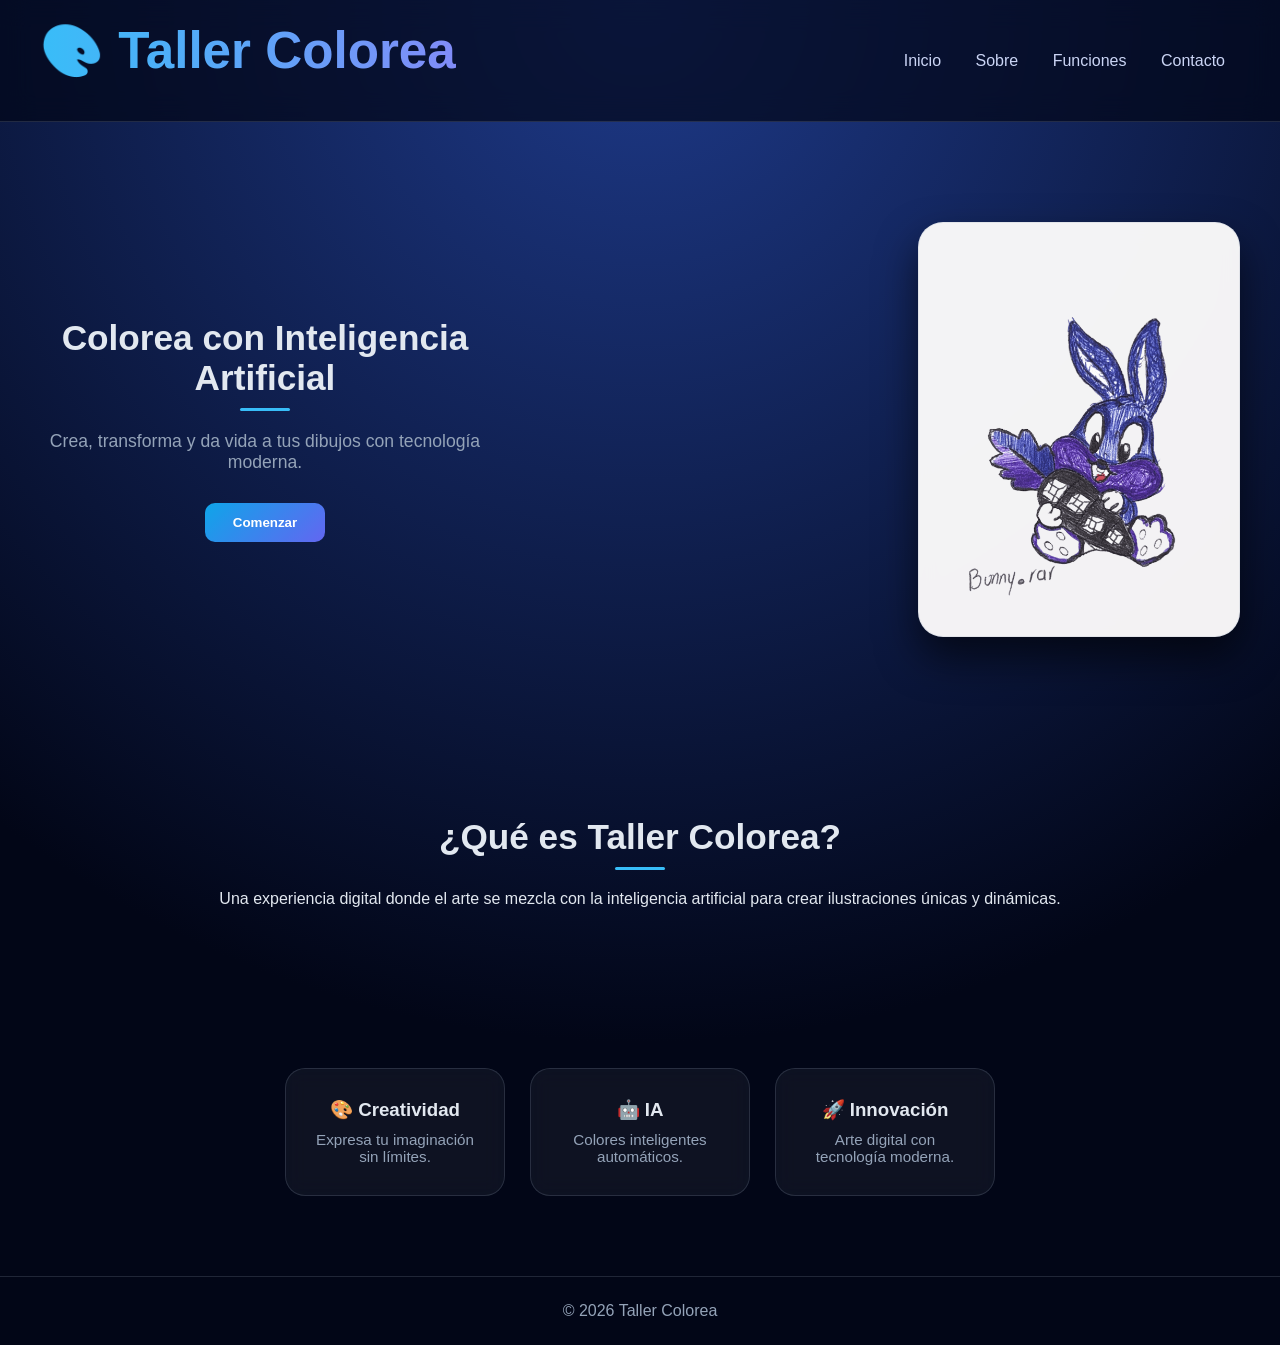
<file: Taller_colorea/index.html>
<!DOCTYPE html>
<html lang="es">
<head>
    <meta charset="UTF-8">
    <title>Taller Colorea</title>
    <link rel="stylesheet" href="styles.css">
</head>
<body>

<header>
    <h1>🎨 Taller Colorea</h1>
    <nav>
        <a href="#inicio">Inicio</a>
        <a href="#about">Sobre</a>
        <a href="#features">Funciones</a>
        <a href="#contacto">Contacto</a>
    </nav>
</header>

<!-- HERO -->
<section id="inicio" class="hero">

    <div class="hero-text">
        <h2>Colorea con Inteligencia Artificial</h2>
        <p>Crea, transforma y da vida a tus dibujos con tecnología moderna.</p>
        <button>Comenzar</button>
    </div>

    <!-- TARJETA DEL CONEJO -->
    <div class="bunny-card">
        <img src="img/bunny_.png" alt="Bunny IA">
    </div>

</section>

<!-- ABOUT -->
<section id="about">
    <h2>¿Qué es Taller Colorea?</h2>
    <p>
        Una experiencia digital donde el arte se mezcla con la inteligencia artificial
        para crear ilustraciones únicas y dinámicas.
    </p>
</section>

<!-- FEATURES -->
<section id="features" class="features">

    <div class="card">
        <h3>🎨 Creatividad</h3>
        <p>Expresa tu imaginación sin límites.</p>
    </div>

    <div class="card">
        <h3>🤖 IA</h3>
        <p>Colores inteligentes automáticos.</p>
    </div>

    <div class="card">
        <h3>🚀 Innovación</h3>
        <p>Arte digital con tecnología moderna.</p>
    </div>

</section>

<footer id="contacto">
    <p>© 2026 Taller Colorea</p>
</footer>

</body>
</html>
</file>
<file: Taller_colorea/styles.css>
/* RESET */
* {
    margin: 0;
    padding: 0;
    box-sizing: border-box;
}

/* BODY */
body {
    font-family: 'Segoe UI', sans-serif;
    color: #e2e8f0;

    /* fondo moderno con profundidad */
    background: radial-gradient(circle at top, #1e3a8a, #020617 70%);
}

/* HEADER */
header {
    display: flex;
    justify-content: space-between;
    align-items: center;
    padding: 20px 40px;

    position: sticky;
    top: 0;

    background: rgba(2, 6, 23, 0.7);
    backdrop-filter: blur(14px);
    border-bottom: 1px solid rgba(148, 163, 184, 0.2);
}

/* NAV */
nav a {
    margin: 0 15px;
    text-decoration: none;
    color: #cbd5f5;
    font-weight: 500;
    position: relative;
    transition: 0.3s;
}

nav a::after {
    content: "";
    position: absolute;
    width: 0%;
    height: 2px;
    background: #38bdf8;
    left: 0;
    bottom: -5px;
    transition: 0.3s;
}

nav a:hover {
    color: #38bdf8;
}

nav a:hover::after {
    width: 100%;
}

/* HERO */
.hero {
    display: flex;
    justify-content: space-between;
    align-items: center;
    padding: 100px 40px;
    flex-wrap: wrap;
    gap: 40px;
}

/* TEXTO */
.hero-text {
    max-width: 450px;
}

/* TITULO */
h1 {
    font-size: 3.2rem;
    font-weight: 900;
    line-height: 1.2;

    background: linear-gradient(90deg, #38bdf8, #818cf8);
    -webkit-background-clip: text;
    -webkit-text-fill-color: transparent;

    margin-bottom: 20px;
}

/* DESCRIPCIÓN */
.hero-text p {
    font-size: 1.1rem;
    color: #94a3b8;
    margin-bottom: 30px;
}

/* BOTÓN */
button {
    padding: 12px 28px;
    border: none;
    border-radius: 10px;

    background: linear-gradient(135deg, #0ea5e9, #6366f1);
    color: white;
    font-weight: 600;
    cursor: pointer;
    transition: 0.3s;
}

button:hover {
    transform: translateY(-3px);
    box-shadow: 0 10px 25px rgba(14, 165, 233, 0.4);
}

/* CONTENEDOR DEL CONEJO */
.bunny-card {
    background: rgba(252, 251, 251, 0.966);
    padding: 30px;
    border-radius: 25px;

    border: 1px solid rgba(148, 163, 184, 0.2);

    backdrop-filter: blur(10px);

    box-shadow: 0 20px 40px rgba(0, 0, 0, 0.6);

    transition: 0.4s;
}

.bunny-card img {
    width: 260px;
    display: block;
}

/* EFECTO FLOTANTE */
.bunny-card:hover {
    transform: translateY(-12px) scale(1.03);
}

/* SECCIONES */
section {
    padding: 80px 20px;
    text-align: center;
}

/* TITULOS */
section h2 {
    font-size: 2.2rem;
    margin-bottom: 20px;
    color: #e2e8f0;
}

section h2::after {
    content: "";
    width: 50px;
    height: 3px;
    background: #38bdf8;
    display: block;
    margin: 10px auto;
    border-radius: 10px;
}

/* FEATURES */
.features {
    display: flex;
    justify-content: center;
    gap: 25px;
    flex-wrap: wrap;
}

/* CARDS */
.card {
    background: rgba(255, 255, 255, 0.05);
    padding: 30px;
    border-radius: 20px;
    width: 220px;

    border: 1px solid rgba(148, 163, 184, 0.2);

    backdrop-filter: blur(10px);

    transition: 0.4s;
}

.card h3 {
    margin-bottom: 10px;
    font-weight: 700;
}

.card p {
    font-size: 0.95rem;
    color: #94a3b8;
}

/* HOVER CARDS */
.card:hover {
    transform: translateY(-10px);
    background: linear-gradient(135deg, #0ea5e9, #6366f1);
}

.card:hover p {
    color: white;
}

/* FOOTER */
footer {
    background: #020617;
    color: #94a3b8;
    padding: 25px;
    text-align: center;
    border-top: 1px solid rgba(148, 163, 184, 0.2);
}
</file>
